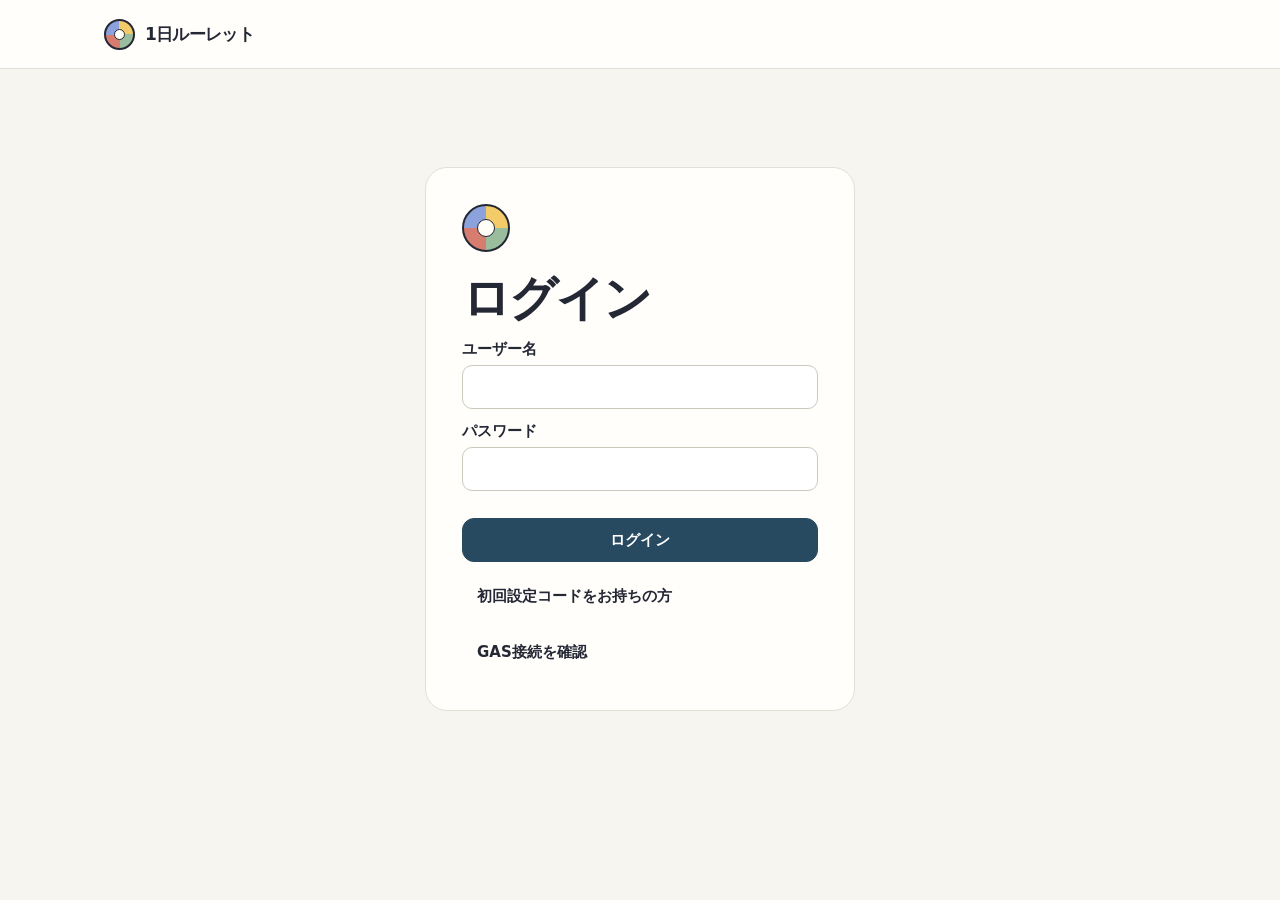
<file: index.html>
<!doctype html>
<html lang="ja">
<head>
  <meta charset="utf-8">
  <meta name="viewport" content="width=device-width, initial-scale=1, viewport-fit=cover">
  <meta name="theme-color" content="#f6f5ef">
  <meta name="referrer" content="no-referrer">
  <meta http-equiv="Content-Security-Policy" content="default-src 'self'; script-src 'self'; style-src 'self' 'unsafe-inline'; img-src 'self' data: blob:; media-src 'self' blob:; connect-src 'self' https://script.google.com https://*.googleusercontent.com; object-src 'none'; base-uri 'none'; form-action 'none'">
  <title>1日ルーレット</title>
  <link rel="stylesheet" href="./style.css?v=20261121-supplement1">
  <script src="./config.js" defer></script>
  <script type="module" src="./app.js?v=20261121-text-clean1"></script>
</head>
<body>
  <header class="site-header">
    <div class="topbar">
      <button id="brand" type="button" class="brand"><span class="brand-wheel" aria-hidden="true"></span><span>1日ルーレット</span></button>
      <div id="top-actions" class="top-actions"></div>
    </div>
  </header>
  <main id="main" aria-busy="true"><div class="panel loading">接続を確認しています…</div></main>
  <div id="notice" role="status" aria-live="polite"></div>
  <dialog id="modal" aria-labelledby="modal-title"><div id="modal-body"></div></dialog>
  <dialog id="winner-dialog" aria-labelledby="winner-heading" aria-modal="true"><div id="winner-dialog-content"></div></dialog>
</body>
</html>
</file>
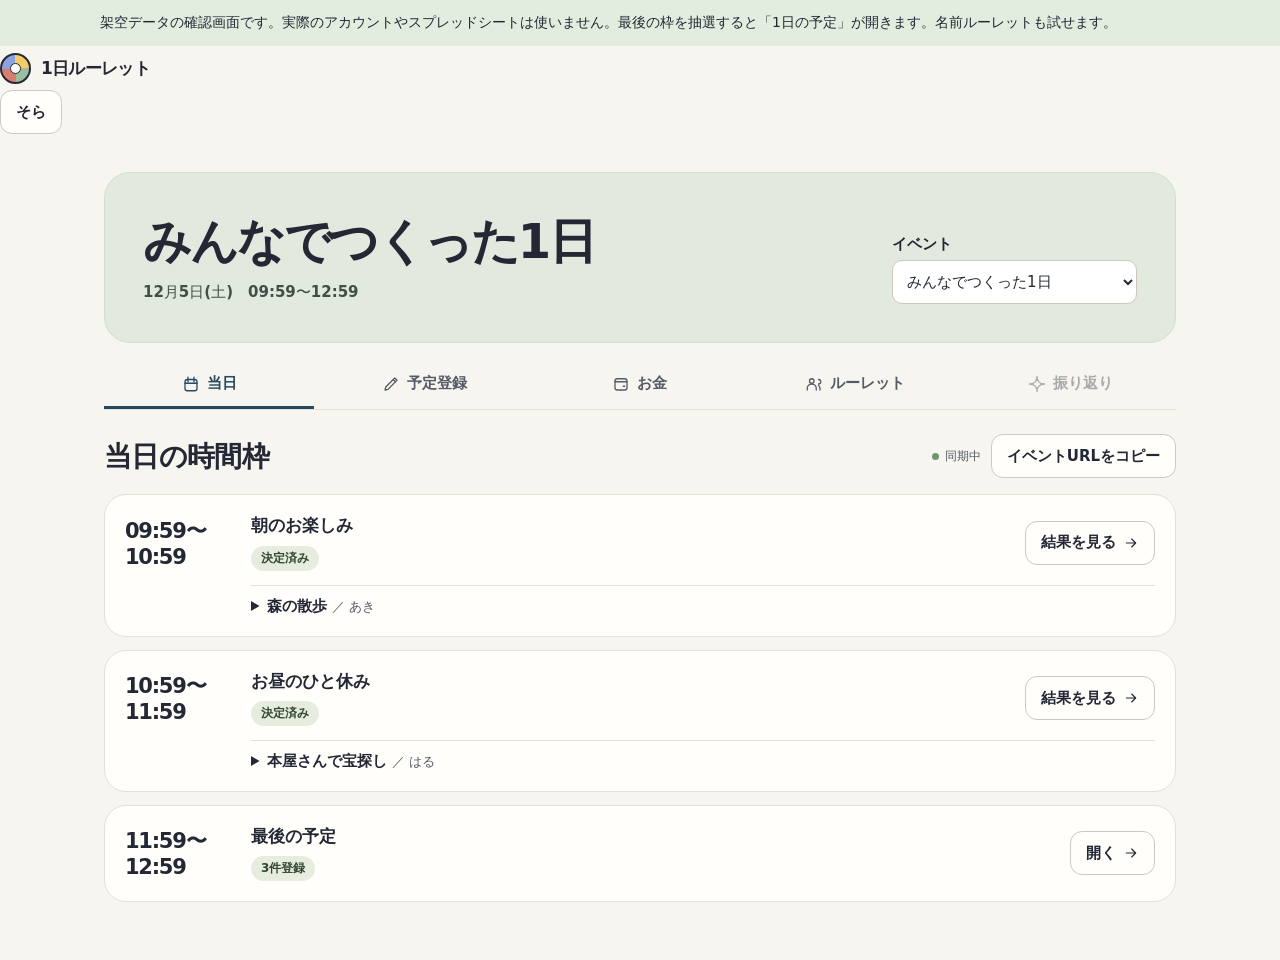
<file: checks/finale.html>
<!doctype html><html lang="ja"><meta charset="utf-8"><meta name="viewport" content="width=device-width,initial-scale=1">
<title>1日の一覧と名前ルーレットの確認</title><link rel="stylesheet" href="../style.css?v=20261120-finale1">
<style>.demo-banner{padding:14px max(16px,calc((100% - 1080px)/2));background:#e3eddf;font-size:14px}</style>
<div class="demo-banner">架空データの確認画面です。実際のアカウントやスプレッドシートは使いません。最後の枠を抽選すると「1日の予定」が開きます。名前ルーレットも試せます。</div>
<header><button class="brand" id="brand"><span class="brand-wheel"></span>1日ルーレット</button><div id="top-actions"></div></header>
<main id="main"></main><dialog id="modal"><div id="modal-body"></div></dialog><div id="notice" role="status" aria-live="polite"></div>
<script>
const members=[{id:'demo_a',name:'あき'},{id:'demo_b',name:'はる'},{id:'demo_c',name:'そら'}];
const base=Date.now()-3*3600000,event={id:'finale_demo',title:'みんなでつくった1日',start:base,end:base+3*3600000,date:'2026-11-20'};
const slots=['朝のお楽しみ','お昼のひと休み','最後の予定'].map((title,i)=>({id:'demo_slot_'+i,title,start:base+i*3600000,end:base+(i+1)*3600000}));
const titles=[['森の散歩','湖畔のカフェ','美術館めぐり'],['手作りピザ','本屋さんで宝探し','公園でピクニック'],['夕焼けの展望台','夜景の見えるカフェ','星空さんぽ']];
const plans=slots.flatMap((slot,i)=>members.map((member,j)=>({id:slot.id+':'+member.id,slotId:slot.id,userId:member.id,title:titles[i][j],rich:'<p>'+member.name+'が考えた、'+titles[i][j]+'の時間です。</p>',locations:['〇駅の東口'],links:[],image:'',revision:1})));
let finalSpin=null;const oldSpins=slots.slice(0,2).map((slot,i)=>({id:'past_'+i,winnerId:members[i].id,candidates:members.map((m,j)=>({userId:m.id,name:m.name,title:titles[i][j]})),number:1,startAt:base,duration:7500,turns:8,angle:((1-(i+.5)/3)%1+1)%1}));
const finished=()=>!!finalSpin && Date.now()>=finalSpin.startAt+finalSpin.duration;
function state(){return {stamp:'demo_'+(finalSpin?.id || '')+'_'+finished(),event,members,meeting:null,overview:{available:finished(),finalDrawId:finalSpin?.id || '',readyAt:finalSpin?finalSpin.startAt+7500:0},summary:{total:0,balances:[],transfers:[]},expenses:[],slots:slots.map((slot,i)=>{
 const people=members.map(m=>({userId:m.id,name:m.name,openedAt:base,proposal:plans.find(p=>p.slotId===slot.id && p.userId===m.id)})),spin=i===2?finalSpin:oldSpins[i];
 return {...slot,open:true,openAt:slot.start,editable:true,meetingFirst:false,mine:people[2].proposal,people,registration:3,spin,winner:spin?{name:members.find(m=>m.id===spin.winnerId).name,...people.find(p=>p.userId===spin.winnerId).proposal}:null};
})};}
function route(action,p){
 if(action==='home')return {user:{id:'demo_c',name:'そら',role:'member',username:'demo'},events:[event]};
 if(action==='event.get') {const value=state();return value.stamp===p.stamp?{stamp:value.stamp,unchanged:true}:value;}
 if(action==='ping')return {ready:true,version:6};
 if(action==='draw.spin'){const people=state().slots[2].people;finalSpin={id:'final_'+Date.now(),winnerId:'demo_b',candidates:people.map(p=>({userId:p.userId,name:p.name,title:p.proposal.title})),number:1,startAt:Date.now()+350,duration:7500,turns:8,angle:.5};return {...finalSpin,people};}
 if(action==='day.overview'){
  if(!finished()){const error=new Error('まだ最後の抽選が終わっていません。');error.code='DAY_NOT_FINISHED';throw error;}
  return {event,members,available:true,finalDrawId:finalSpin.id,slots:state().slots.map(s=>({...s,selected:s.winner})),plans:members.map(m=>({...m,proposals:slots.map(s=>({slotId:s.id,proposal:plans.find(p=>p.slotId===s.id && p.userId===m.id)}))}))};
 }
 if(action==='draw.history')return [];
 throw new Error('このデモでは使わない操作です。');
}
window.google={script:{run:{withSuccessHandler(fn){this.ok=fn;return this;},withFailureHandler(fn){this.fail=fn;return this;},rpc(request){const done=this.ok;setTimeout(()=>{try{done({ok:true,data:route(request.action,request.payload),serverTime:Date.now()});}catch(error){done({ok:false,code:error.code || 'DEMO_ERROR',message:error.message,serverTime:Date.now()});}},150);}}}};
sessionStorage.setItem('roulette.session:'+location.pathname,'fictional-demo-session');
</script><script type="module" src="../app.js?v=20261120-finale1"></script></html>
</file>
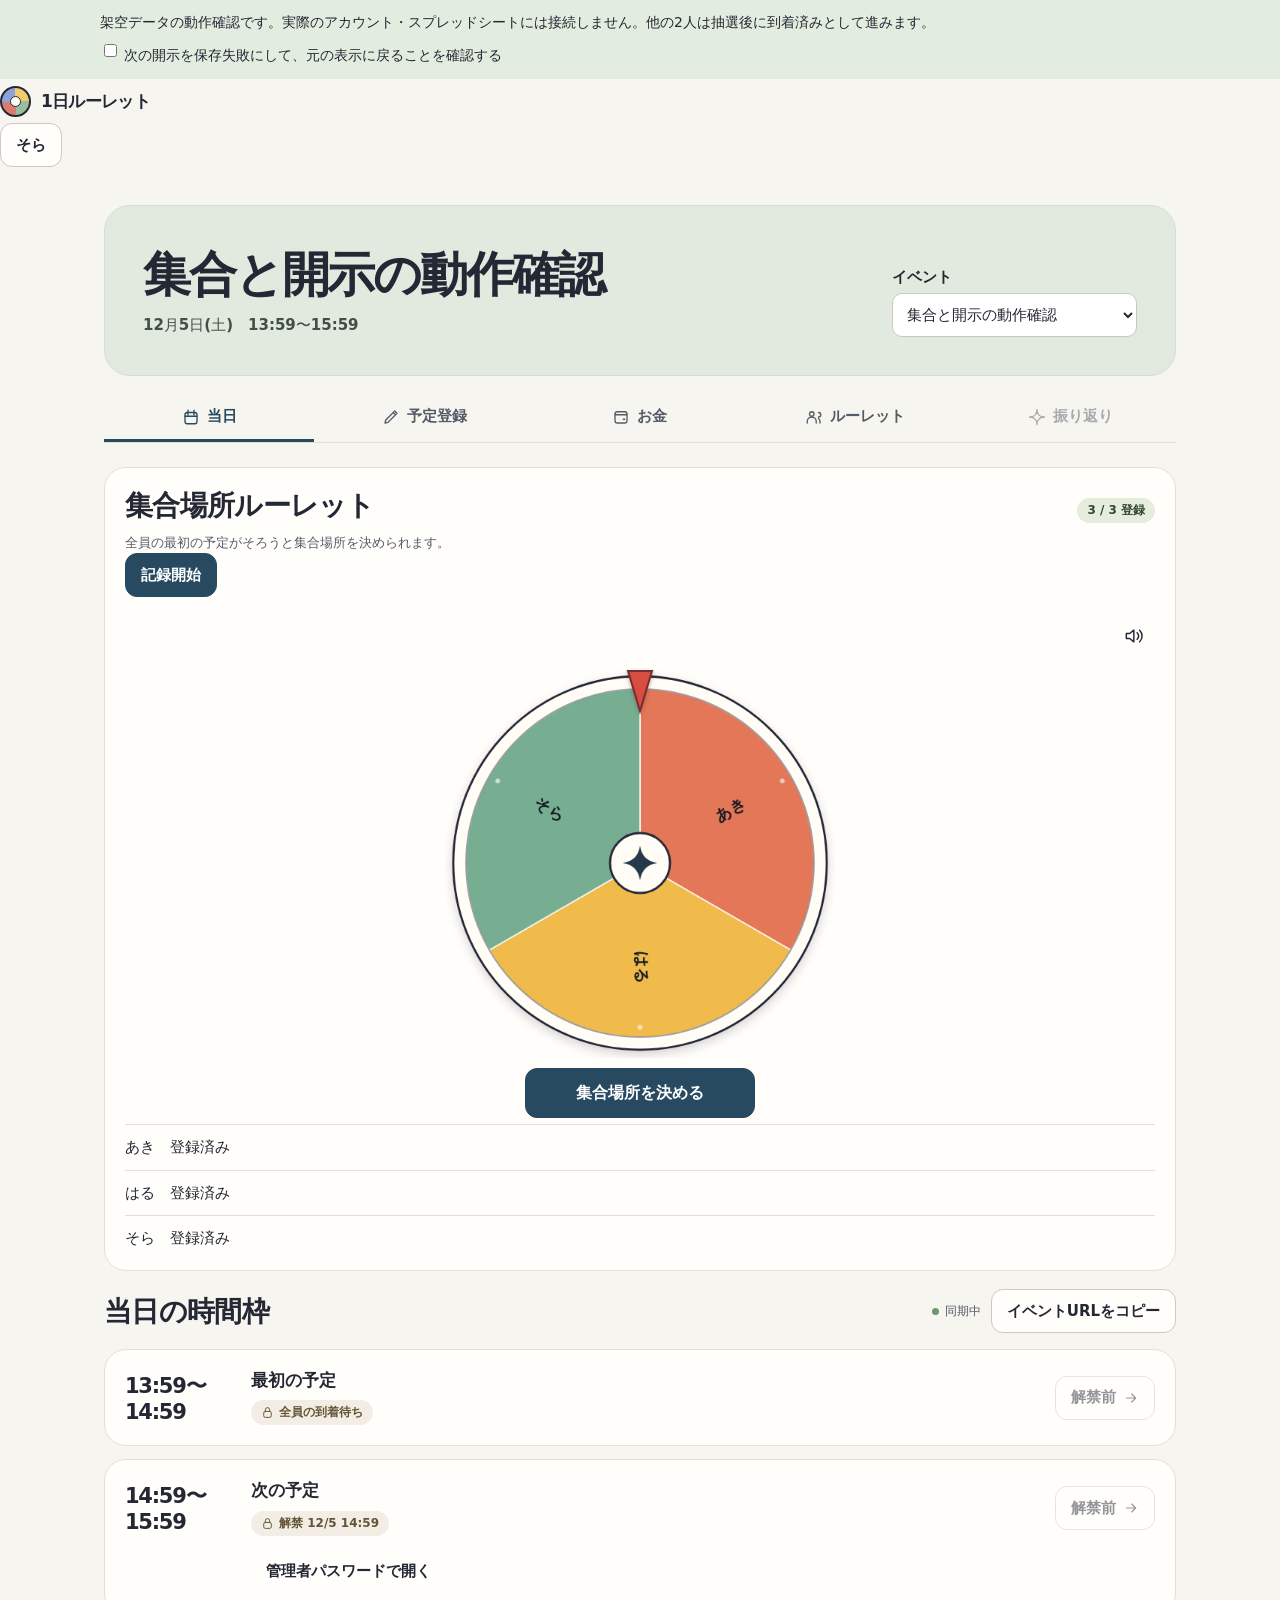
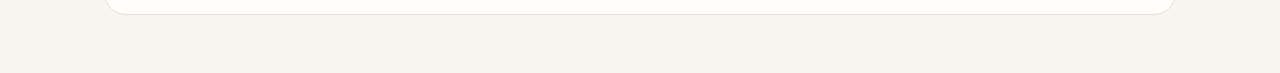
<file: checks/meeting.html>
<!doctype html><html lang="ja"><meta charset="utf-8"><meta name="viewport" content="width=device-width,initial-scale=1">
<title>集合場所と開示の動作確認</title><link rel="stylesheet" href="../style.css?v=20261120-finale1">
<style>.demo-banner{padding:14px max(16px,calc((100% - 1080px)/2));background:#e3eddf;font-size:14px}.demo-banner label{display:block;margin-top:6px}.demo-banner input{width:auto}</style>
<div class="demo-banner">架空データの動作確認です。実際のアカウント・スプレッドシートには接続しません。他の2人は抽選後に到着済みとして進みます。
<label><input type="checkbox" id="fail-next"> 次の開示を保存失敗にして、元の表示に戻ることを確認する</label></div>
<header><button class="brand" id="brand"><span class="brand-wheel"></span>1日ルーレット</button><div id="top-actions"></div></header>
<main id="main"></main><dialog id="modal"><div id="modal-body"></div></dialog><div id="notice" role="status" aria-live="polite"></div>
<script>
const people=[{id:'demo_a',name:'あき'},{id:'demo_b',name:'はる'},{id:'demo_c',name:'そら'}];
const plans=people.map((p,i)=>({id:'first:'+p.id,userId:p.id,title:['森の散歩','湖畔のカフェ','美術館へ行こう'][i],rich:'<p>'+['木漏れ日の中を歩きます。','ゆっくりお茶を楽しみます。','気になる展示を見に行きます。'][i]+'</p>',locations:['〇駅の東口','△駅の改札前','□公園の時計台'][i].split('\n'),links:[],image:'',revision:1}));
const event={id:'demo_event',title:'集合と開示の動作確認',date:'2026-11-20',start:Date.now()+3600000,end:Date.now()+10800000};
let spin=null,arrived=false;const revealed=new Map();
const isDone=()=>spin && Date.now()>=spin.startAt+spin.duration;
function state(){
 const all=!!isDone() && arrived;
 const members=people.map((p,i)=>({...p,registered:true,arrived:!!isDone() && (i<2 || arrived)}));
 const props=all?plans.map(p=>({userId:p.userId,name:people.find(x=>x.id===p.userId).name,openedAt:revealed.get(p.userId) || 0,proposal:revealed.has(p.userId)?p:null})):[];
 const planSpin=all?{...spin,kind:'meeting',winnerId:'demo_b',candidates:plans.map(p=>({userId:p.userId,name:people.find(x=>x.id===p.userId).name,title:revealed.has(p.userId)?p.title:'未開示'}))}:null;
 return {stamp:'demo_'+Date.now(),event,members:people,summary:{total:0,balances:[],transfers:[]},expenses:[],
 meeting:{slotId:'demo_first',ready:true,registered:3,total:3,members,allArrived:all,myArrived:arrived,needsReroll:false,
 place:isDone()?'△駅の改札前':'',selectedUserId:all?'demo_b':'',spin,candidates:plans.map((p,i)=>({userId:'choice_'+i,name:'集合場所 '+(i+1),title:p.locations[0]}))},
 slots:[{id:'demo_first',title:'最初の予定',start:event.start,end:event.start+3600000,open:all,openAt:event.start,firstSlot:true,meetingFirst:true,meetingRoundId:spin?.id || '',editable:true,mine:plans[2],people:props,contentVersion:'demo-content',registration:all?3:null,spin:planSpin,winner:all && revealed.has('demo_b')?{name:'はる',...plans[1]}:null},
 {id:'demo_second',title:'次の予定',start:event.start+3600000,end:event.end,open:false,openAt:event.start+3600000,editable:true,mine:null,people:[],registration:null,spin:null,winner:null}]};
}
function route(action,p){
 if(action==='home')return {user:{id:'demo_c',name:'そら',role:'member',username:'demo'},events:[event]};
 if(action==='ping')return {ready:true,version:5};
 if(action==='event.get')return state();
 if(action==='meeting.spin') {spin={id:'demo_spin_'+Date.now(),kind:'meeting',winnerId:'choice_1',number:1,createdAt:Date.now(),startAt:Date.now()+350,duration:7500,turns:8,angle:.5,candidates:plans.map((p,i)=>({userId:'choice_'+i,name:'集合場所 '+(i+1),title:p.locations[0]}))};arrived=false;revealed.clear();return state();}
 if(action==='meeting.arrive'){arrived=true;return state();}
 if(action==='room.prepare')return {eventId:event.id,slotId:'demo_first',contentVersion:'demo-content',lastSpinId:spin.id,proposals:plans,initialDraw:null};
 if(action==='reveal.open'){
   if(document.getElementById('fail-next').checked){document.getElementById('fail-next').checked=false;const e=new Error('保存失敗のデモです。表示を元に戻しました。');e.code='DEMO_ERROR';throw e;}
   revealed.set(p.userId,Date.now());const proposal=plans.find(x=>x.userId===p.userId);
   return {openedAt:revealed.get(p.userId),proposalRevision:proposal.revision,contentVersion:'demo-content',proposal:p.knownRevision===proposal.revision?null:proposal};
 }
 if(action==='proposal.save'){Object.assign(plans[2],p,{revision:plans[2].revision+1});return plans[2];}
 if(action==='draw.history')return [];
 throw new Error('このデモでは使わない操作です。');
}
window.google={script:{run:{withSuccessHandler(fn){this.ok=fn;return this;},withFailureHandler(fn){this.fail=fn;return this;},rpc(request){const done=this.ok;setTimeout(()=>{try{done({ok:true,data:route(request.action,request.payload),serverTime:Date.now()});}catch(e){done({ok:false,code:e.code || 'DEMO_ERROR',message:e.message,serverTime:Date.now()});}},request.action==='reveal.open'?1800:200);}}}};
sessionStorage.setItem('roulette.session:'+location.pathname,'fictional-demo-session');
</script><script type="module" src="../app.js?v=20261120-finale1"></script></html>
</file>
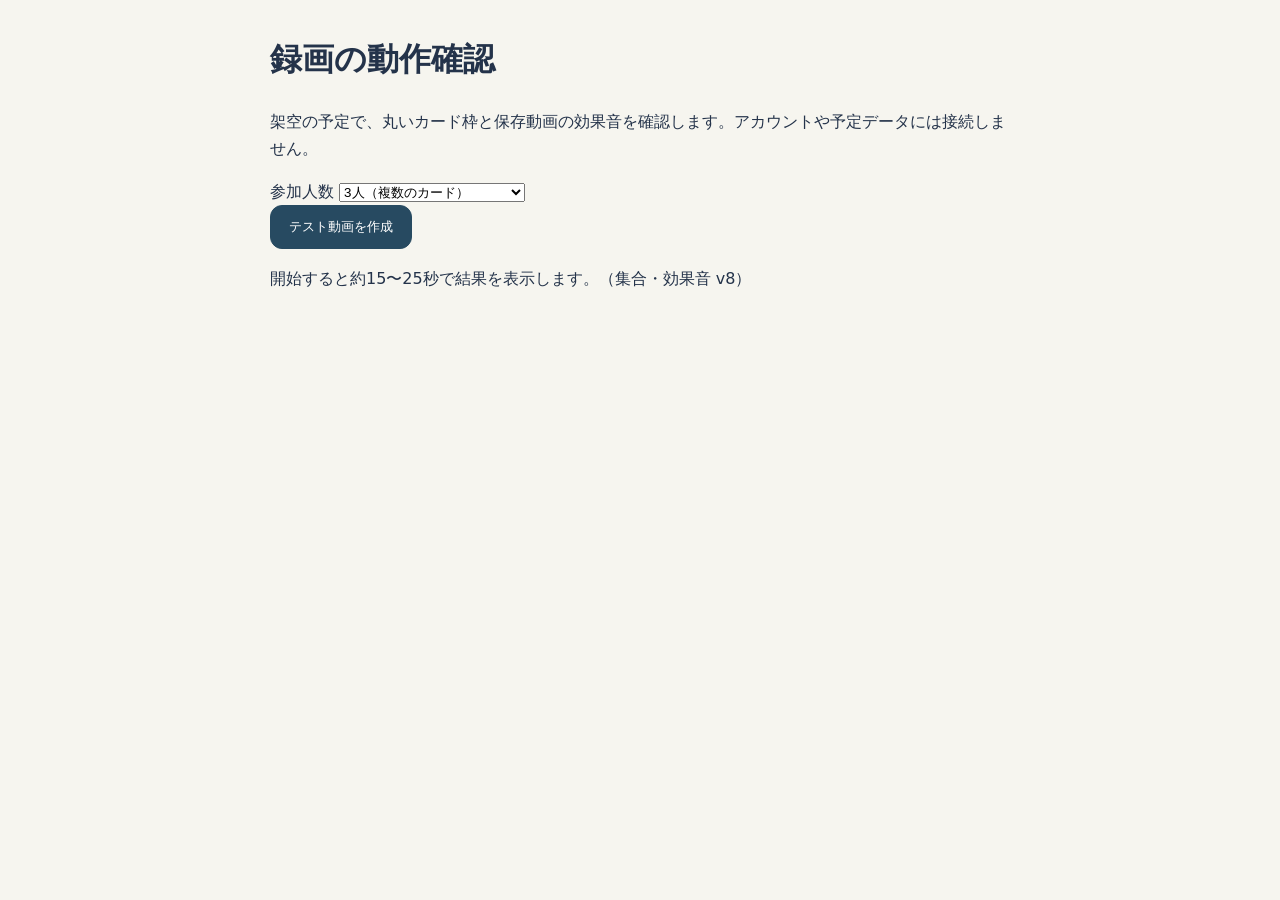
<file: checks/recording.html>
<!doctype html>
<html lang="ja"><meta charset="utf-8"><meta name="viewport" content="width=device-width,initial-scale=1">
<title>録画の動作確認</title>
<style>[hidden]{display:none!important}body{font:16px/1.7 system-ui,sans-serif;max-width:740px;margin:32px auto;padding:0 20px;color:#24334a;background:#f6f5ef}button,a{display:inline-block;padding:12px 18px;border:1px solid #274a61;border-radius:12px;background:#274a61;color:white}video{width:100%;max-height:65vh;display:block;margin-top:20px}#status{white-space:pre-wrap}small{display:block;margin:15px 0}</style>
<h1>録画の動作確認</h1><p>架空の予定で、丸いカード枠と保存動画の効果音を確認します。アカウントや予定データには接続しません。</p>
<label>参加人数 <select id="people"><option value="1">1人（短いタイトルと説明）</option><option value="3" selected>3人（複数のカード）</option></select></label><br>
<button id="run">テスト動画を作成</button><p id="status" role="status">開始すると約15〜25秒で結果を表示します。（集合・効果音 v8）</p><video id="clip" controls playsinline hidden></video><a id="download" hidden>テスト動画を保存</a>
<script type="module">
import {startRecording} from '../recording.js?v=20261120-finale1';
import {soundOn,toggleSound} from '../wheel.js?v=20261120-finale1';
const button=document.getElementById('run'),status=document.getElementById('status'),clip=document.getElementById('clip');
button.onclick=async()=>{
  const count=Number(document.getElementById('people').value);
  const sample=count===1?[['a','Aki','朝']]:[['a','Aki','湖畔を散歩'],['b','Haru','カフェでひと休み'],['c','Sora','紅葉を見に行こう']];
  const spinAt=1000+(count-1)*3000+3500,resultAt=spinAt+2500;
  button.disabled=true;status.textContent='記録中：'+count+'人の開示→ルーレット→決定を保存します。';
  const wasOn=soundOn();if(!wasOn) toggleSound();
  let epoch,base;
  const read=()=>{
    const elapsed=epoch===undefined?-10000:performance.now()-epoch;
    const people=sample.map(([userId,name,title],i)=>({userId,name,openedAt:(base || 0)+1000+i*3000,
      proposal:elapsed>=1000+i*3000?{userId,title,rich:count===1?'<p>散歩</p>':'<p>'+name+'さんの予定です。</p>',locations:[],links:[]}:null}));
    const spin=elapsed>=spinAt?{id:'sample-spin',startAt:base+spinAt,duration:2500,turns:3,angle:.5,winnerId:count===1?'a':'b',candidates:sample.map(([userId,name,title])=>({userId,name,title}))}:null;
    return {eventTitle:'録画テスト',slotTitle:count+'人の開示と抽選',people,focusId:elapsed>=7000?'c':elapsed>=4000?'b':'a',spin,
      spinning:!!spin && elapsed<resultAt,winner:elapsed>=resultAt?people[count===1?0:1]:null,serverNow:Date.now(),
      revealProgress:Object.fromEntries(people.map((person,i)=>[person.userId,Math.max(0,Math.min(1,(elapsed-1000-i*3000)/2400))]))};
  };
  try {
    await startRecording({read,onReady:async({blob,extension,reason,diagnostics})=>{
      if(!wasOn) toggleSound();
      const url=URL.createObjectURL(blob);clip.src=url;clip.hidden=false;
      const download=document.getElementById('download');download.href=url;download.download='recording-check.'+extension;download.hidden=false;
      try {
        await new Promise((resolve,reject)=>{clip.onloadedmetadata=resolve;clip.onerror=reject;});
        if(!Number.isFinite(clip.duration) || clip.duration<resultAt/1000+3) throw new Error('再生時間が短すぎます：'+clip.duration+'秒 / '+reason+' / '+JSON.stringify(diagnostics));
        const canvas=document.createElement('canvas');canvas.width=720;canvas.height=1280;const g=canvas.getContext('2d');
        const checks=[];
        const times=count===1?[.2,2,4,6,8]:[.2,2,5,8,12,14];
        for(const time of times) {
          await new Promise((resolve,reject)=>{clip.onseeked=resolve;clip.onerror=reject;clip.currentTime=time;});
          g.drawImage(clip,0,0,720,1280);
          let cards=0;
          const positions=count===1?[[130,208]]:[[130,208],[450,208],[130,352]];
          for(const [x,y] of positions) {
            const pixels=g.getImageData(x,y+(time>=resultAt/1000+.5?198:0),160,26).data;let ink=0;
            for(let i=0;i<pixels.length;i+=4) if(pixels[i]+pixels[i+1]+pixels[i+2]<400) ink++;
            if(ink>15) cards++;
          }
          checks.push(cards);
        }
        let audioResult='音声の計測は未実行';
        try {
          const audio=new AudioContext();const decoded=await audio.decodeAudioData(await blob.arrayBuffer());const samples=decoded.getChannelData(0),rate=decoded.sampleRate;
          const offsets=[];
          for(const [index,expected] of (count===1?[1]:[1,4,7]).entries()) {
            const [x,y]=[[130,242],[450,242],[130,386]][index];
            const seek=async time=>{await new Promise((resolve,reject)=>{clip.onseeked=resolve;clip.onerror=reject;clip.currentTime=time;});g.drawImage(clip,0,0,720,1280);};
            const ink=()=>{const pixels=g.getImageData(x,y,200,24).data;let count=0;for(let i=0;i<pixels.length;i+=4) if(pixels[i]+pixels[i+1]+pixels[i+2]<480) count++;return count;};
            await seek(.2);const before=ink();let visible=null;
            for(let t=expected-.25;t<expected+1.2;t+=.05) {await seek(t);if(ink()<before*.4){visible=t;break;}}
            if(visible===null) throw new Error('映像の開示開始を検出できませんでした。');
            let found=null;
            for(let t=visible-.4;t<visible+.4;t+=.01) {
              let energy=0;const start=Math.floor(t*rate),length=Math.floor(rate*.01);
              for(let i=0;i<length;i++) energy+=(samples[start+i] || 0)**2;
              if(Math.sqrt(energy/length)>.007) {found=t;break;}
            }
            offsets.push(found===null?null:Math.round((found-visible)*1000));
          }
          await audio.close();audioResult='音声検証 合格：映像に対する開示音のずれ(ms) '+offsets.map(offset=>offset===null?'未検出':offset).join(', ');
          if(offsets.some(offset=>offset===null || Math.abs(offset)>150)) throw new Error(audioResult.replace('合格','要確認'));
        } catch(error) {audioResult='音声計測：'+error.message;}
        status.textContent=(checks.every(cards=>cards===count)?'映像検証 合格':'映像検証 要確認')+'：'+times.length+'場面の人数 '+checks.join(', ')+'\n'+audioResult+'\n'+clip.videoWidth+'×'+clip.videoHeight+' / '+blob.type+' / '+blob.size+' bytes';
        clip.currentTime=resultAt/1000+1;
      } catch(error) {status.textContent='保存動画の確認でエラー：'+error.message;}
      button.disabled=false;
    },onError:error=>{status.textContent=error.message;button.disabled=false;},onStop(){}});
    base=Date.now();epoch=performance.now();
  } catch(error) {if(!wasOn && soundOn()) toggleSound();status.textContent=error.message;button.disabled=false;}
};
</script></html>
</file>
<file: style.css>
:root{color-scheme:light;--ink:#242734;--soft:#555b67;--paper:#f6f5ef;--white:#fffefb;--line:#e2e0d7;--blue:#274a61;--green:#e3eddf;--yellow:#f4ca67;--mixed:#f5eedb;--radius:22px;font-family:system-ui,-apple-system,BlinkMacSystemFont,"Noto Sans JP","Meiryo",sans-serif}
.info-help{position:relative;display:inline-flex;vertical-align:middle}.info-mark{border:0;background:transparent;color:var(--blue);padding:2px 7px;font-size:20px;cursor:help}.info-tooltip{position:absolute;left:0;bottom:calc(100% + 8px);width:min(310px,70vw);padding:13px 15px;border:1px solid var(--line);border-radius:13px;background:var(--white);box-shadow:0 6px 22px #24273422;font-size:13px;font-weight:400;line-height:1.7;white-space:pre-line;z-index:8;visibility:hidden;opacity:0;pointer-events:none}.info-help:hover .info-tooltip,.info-help:focus-within .info-tooltip{visibility:visible;opacity:1}.meeting-panel{margin-bottom:18px;background:#f5eedb}.meeting-result{font-size:1.25rem;white-space:pre-wrap;overflow-wrap:anywhere}.arrival-list{list-style:none;padding:0;display:flex;gap:8px;flex-wrap:wrap}.arrival-list li{padding:7px 11px;border-radius:999px;background:#fffefb;border:1px solid var(--line)}.arrival-list .arrived{background:#e3eddf}.meeting-wheel{max-width:390px;margin:10px auto;position:relative}.first-plan-note{border:1px solid var(--line);border-radius:14px;padding:14px;background:#f5eedb}
*{box-sizing:border-box}
body{margin:0;background:var(--paper);color:var(--ink);font-size:15px}
button,input,select,textarea{font:inherit;color:inherit}
button,summary{cursor:pointer}
button:disabled{cursor:default;opacity:.48}
button:focus-visible,a:focus-visible,input:focus-visible,textarea:focus-visible,select:focus-visible,[contenteditable]:focus-visible,summary:focus-visible{outline:3px solid #a36b20;outline-offset:3px}
a{color:#224f70;overflow-wrap:anywhere}
h1,h2,h3,p{margin:0}
h1,h2,h3{line-height:1.25;overflow-wrap:anywhere}
h1{font-size:clamp(28px,5vw,48px);letter-spacing:-.045em}
h2{font-size:clamp(21px,2.8vw,28px);letter-spacing:-.025em}
h3{font-size:17px}
p,li{line-height:1.62}
small,.muted{font-size:13px;color:var(--soft)}
strong{overflow-wrap:anywhere}
.site-header{background:var(--white);border-bottom:1px solid var(--line)}
.topbar{max-width:1120px;margin:auto;min-height:68px;padding:8px 24px;display:flex;align-items:center;justify-content:space-between;gap:12px}
.brand,.quiet,.icon-btn{background:transparent;border:0}
.brand{display:flex;align-items:center;gap:10px;font-size:17px;font-weight:850;letter-spacing:-.04em;padding:0;min-height:44px}
.brand-wheel{width:31px;height:31px;flex:none;border-radius:50%;border:2px solid var(--ink);background:conic-gradient(#f3cb68 0 25%,#9abd9e 0 50%,#d77d70 0 75%,#8ca2dc 0);position:relative}
.brand-wheel:after{content:"";position:absolute;inset:8px;background:#fffef6;border:1px solid var(--ink);border-radius:50%}
.top-actions{display:flex;align-items:center;gap:9px;min-width:0}
.top-actions button{max-width:148px;overflow:hidden;text-overflow:ellipsis;white-space:nowrap}
#main{max-width:1120px;margin:auto;padding:26px 24px 58px}
.hero{position:relative;display:flex;flex-wrap:wrap;gap:16px;align-items:end;justify-content:space-between;background:#e2e9de;border:1px solid #d3dfd1;padding:clamp(20px,4vw,38px);border-radius:26px;margin:12px 0 18px}
.hero p{margin-top:9px;color:#414f46;font-weight:550}
.hero-select{width:min(100%,245px);min-width:170px}
.nav{display:grid;grid-template-columns:repeat(5,minmax(0,1fr));gap:5px;border-bottom:1px solid var(--line);margin-bottom:24px}
.nav--admin{grid-template-columns:repeat(6,minmax(0,1fr))}
.nav button{display:flex;align-items:center;justify-content:center;gap:7px;min-width:0;min-height:48px;padding:9px 6px;border:0;border-bottom:3px solid transparent;background:transparent;font-weight:720;color:var(--soft)}
.nav button[aria-current="page"]{color:var(--blue);border-color:var(--blue)}
.nav button:hover,.quiet:hover,.icon-btn:hover{background:#eae9e0}
.section-head,.spread{display:flex;flex-wrap:wrap;align-items:center;justify-content:space-between;gap:10px}
.section-head{margin:4px 0 16px}
.stack{display:grid;gap:13px}
.two-col{display:grid;grid-template-columns:minmax(0,1fr) minmax(0,1fr);gap:18px;align-items:start}
.panel{background:var(--white);border:1px solid var(--line);border-radius:var(--radius);padding:20px;min-width:0}
.panel h2,.panel h3{margin-bottom:9px}
.loading,.empty{padding:25px;color:var(--soft)}
.slot-card{display:grid;grid-template-columns:112px minmax(0,1fr) auto;align-items:center;gap:14px}
.slot-card .slot-time{font-size:21px;font-weight:850;letter-spacing:-.06em;font-variant-numeric:tabular-nums}
.slot-card p{margin-top:5px}
.slot-winner{grid-column:2/-1;border-top:1px solid var(--line);padding-top:11px}
.winner-tag,.chip{display:inline-flex;align-items:center;gap:5px;width:fit-content;background:#e6eddf;border-radius:999px;padding:4px 10px;font-weight:730;font-size:12px;color:#334734}
.chip.locked{background:#f2eee5;color:#655436}
.primary,.secondary,.danger,.quiet,.icon-btn{min-height:44px;border-radius:12px;padding:9px 15px;font-weight:750}
.primary,.secondary,.danger{display:inline-flex;align-items:center;justify-content:center;gap:7px;text-align:center;text-decoration:none}
.primary{background:var(--blue);color:white;border:1px solid var(--blue)}
.primary:hover:not(:disabled){background:#1b374a}
.secondary{background:#fffefb;border:1px solid #cbc9c0}
.secondary:hover:not(:disabled){background:#f1f0e8}
.danger{color:#9a322a;background:#fff5f0;border:1px solid #e4c7b9}
.icon-btn{padding:0;min-width:44px;display:inline-grid;place-items:center;font-size:23px}
.login{margin:clamp(18px,8vh,80px) auto 0;max-width:430px;padding:clamp(20px,5vw,36px)}
.login h1{margin-bottom:12px}
.login .brand-wheel{display:block;margin-bottom:16px;width:48px;height:48px}
.login .brand-wheel:after{inset:13px}
.login .quiet{margin:12px 0 0}
.sync{font-size:12px;color:var(--soft);display:inline-flex;align-items:center;gap:6px;text-wrap:balance}
.sync:before{content:"";width:7px;height:7px;background:#6c9870;border-radius:50%;flex:none}
.sync.offline:before{background:#c3614d}
.slot-head{margin:14px 0 17px}
.slot-head h1{font-size:clamp(24px,4vw,40px)}
.room-grid{display:grid;grid-template-columns:minmax(0,.95fr) minmax(0,1.1fr);gap:17px;align-items:start}
.room-grid>div{min-width:0}
.room-grid .draw-panel{background:#e9ede3;border-color:#dbe2d8;padding:16px clamp(12px,3vw,29px) 20px}
.wheel-wrap{max-width:422px;margin:8px auto 9px;position:relative;aspect-ratio:1}
canvas{width:100%;height:auto;display:block}
.pointer{width:30px;height:47px;position:absolute;top:0;left:calc(50% - 15px);transform-origin:center 6px;filter:drop-shadow(0 2px 2px #49292255);pointer-events:none}
.draw-actions{display:grid;gap:9px;justify-items:center;text-align:center;margin-top:5px}
.draw-actions .primary{min-width:min(100%,230px);min-height:50px;font-size:16px}
.win-panel{background:#fbefce;border-color:#e7d5ab;margin-bottom:14px}
.win-panel .winner-tag{background:#f2d48a;color:#493c29;margin-bottom:9px}
.people{display:grid;gap:9px;margin:12px 0 0}
.person{border:1px solid var(--line);border-radius:14px;background:#fffdf7;min-width:0;overflow:hidden}
.person summary,.person-button{display:flex;align-items:center;gap:10px;text-align:left;width:100%;padding:10px 12px;border:0;border-radius:13px;background:transparent;min-height:54px}
.person summary:hover,.person-button:hover{background:#f4efe3}
.person strong,.person small{overflow-wrap:anywhere}
.avatar{width:30px;height:30px;display:grid;place-items:center;border-radius:50%;background:#ede2cd;font-weight:800;flex:none}
.person-summary-text{flex:1;min-width:0}
.person-detail{padding:1px 13px 14px}
.person-detail .rich-view{margin:6px 0}
.person-title,.candidate-title{display:inline-block}
.revealing{animation:reveal var(--reveal-duration,2400ms) ease-out both;animation-delay:var(--reveal-delay,0ms)}
@keyframes reveal{from{filter:blur(13px);opacity:.23;transform:translateY(6px)}to{filter:blur(0);opacity:1;transform:none}}
@keyframes reveal-still{from{opacity:0}to{opacity:1}}
@media(prefers-reduced-motion:reduce){.revealing{animation-name:reveal-still;animation-timing-function:steps(1,end)}}
.rich-view{overflow-wrap:anywhere;line-height:1.65}
.rich-view blockquote,.editor blockquote{border-left:3px solid #c7cfb2;padding-left:12px;margin-left:0}
.rich-view ul,.rich-view ol,.editor ul,.editor ol{padding-left:24px}
.rich-view h1,.rich-view h2,.rich-view h3,.rich-view h4{font-size:1.28em;margin:5px 0}
.candidates{display:grid;grid-template-columns:repeat(2,minmax(0,1fr));list-style:none;padding:0;margin:12px 0 0;gap:4px 10px}
.candidates li{display:flex;align-items:baseline;gap:6px;min-width:0;font-size:12px;overflow-wrap:anywhere}
.color-dot{height:8px;width:8px;border-radius:50%;flex:none;border:1px solid #26232130;background:var(--swatch)}
.slot-preview{grid-column:2/-1;justify-self:start}
.preview-banner{background:#fbefce;border:1px solid #e7d5ab;border-radius:12px;padding:12px;margin-bottom:15px}
.recording-bar{display:flex;align-items:center;justify-content:flex-start;margin-bottom:17px}
.recording-bar h2{font-size:18px}.recording-bar p{font-size:13px;margin-bottom:0}
.slot-preview{grid-column:2/-1;justify-self:start}.preview-banner{padding:14px;border-radius:12px;background:#fbefce;margin-bottom:16px}.preview-banner p{margin:6px 0 0}
.recording-bar button{flex:none}.record-dot{display:inline-block;width:10px;height:10px;border-radius:50%;background:#c43e3e;margin-right:8px}
.recording-preview{display:block;width:100%;max-height:60dvh;margin:12px auto 17px;background:#181b26;border-radius:12px}
.button-link{display:inline-flex;align-items:center;justify-content:center;min-height:44px;padding:10px 16px;border-radius:12px;font-weight:700;text-decoration:none}
@media(max-width:560px){.recording-bar{align-items:flex-start;flex-direction:row}.slot-preview{grid-column:1/-1}#top-actions{display:flex;gap:5px;flex-wrap:wrap;justify-content:flex-end}}
#modal{width:min(690px,calc(100% - 24px));max-height:92dvh;border:1px solid var(--line);border-radius:21px;padding:0;background:var(--white);color:var(--ink);box-shadow:0 18px 70px #24273439}
#modal::backdrop{background:#121d2b86}
#modal-body{padding:clamp(15px,5vw,26px)}
.modal-top{display:flex;justify-content:space-between;align-items:center;gap:8px;margin-bottom:14px}
form{display:grid;gap:13px}
.fields{display:grid;gap:6px;min-width:0}
label.fields>span:first-child,.label{font-weight:730}
label:not(.check){overflow-wrap:anywhere}
input:not([type="checkbox"]):not([type="radio"]):not([type="color"]),textarea,select{width:100%;max-width:100%;min-width:0;min-height:44px;border:1px solid #ccc9bc;border-radius:10px;padding:8px 10px;background:#fff}
input[type="checkbox"],input[type="radio"]{accent-color:var(--blue);width:19px;height:19px;flex:none}
input[type="file"]{font-size:13px}
textarea{resize:vertical;min-height:80px}
.check{display:flex;align-items:center;min-height:44px;gap:8px;overflow-wrap:anywhere}
.check-grid{display:grid;grid-template-columns:repeat(auto-fit,minmax(118px,1fr));gap:1px 12px}
.required,.optional{margin-left:6px;font-size:11px;padding:2px 6px;border-radius:5px;font-weight:700;vertical-align:1px}
.required{background:#f8e8df;color:#8c3025}
.optional{background:#eeeee9;color:#5b5d61}
.form-error{min-height:1px;color:#ae3e32;overflow-wrap:anywhere;line-height:1.5}
.field-pair,.seg{display:grid;grid-template-columns:repeat(2,minmax(0,1fr));gap:9px}
.editor-frame{border:1px solid #ccc9bc;border-radius:12px;overflow:hidden}
.toolbar{display:flex;flex-wrap:wrap;align-items:center;gap:2px;background:#efeee6;padding:5px}
.toolbar button,.toolbar select,.toolbar .color-tool{min-width:37px;width:auto;min-height:39px;border:1px solid transparent;border-radius:6px;background:#fffef8;padding:4px 7px;font-size:12px}
.toolbar .color-tool{display:flex;gap:2px;align-items:center}
.toolbar input[type="color"]{width:21px;height:23px;border:0;background:transparent;padding:1px}
.toolbar button:hover{border-color:#a8a799}
.editor{min-height:135px;padding:11px;overflow-wrap:anywhere;background:white}
.photo-control{display:grid;gap:7px}
.photo-preview{max-height:176px;max-width:100%;width:auto;border-radius:10px;justify-self:start}
.photo-full{display:block;max-width:100%;max-height:72dvh;margin:auto;object-fit:contain;border-radius:12px}
.photo-full-link{display:block}
.summary-list{list-style:none;margin:6px 0 0;padding:0}
.summary-list li{display:flex;align-items:center;justify-content:space-between;gap:8px;border-top:1px solid var(--line);padding:10px 0;overflow-wrap:anywhere}
.summary-list li:last-child{padding-bottom:0}
.summary-list strong{flex:none}
.expense-card button{max-width:100%}
.expense-card p{overflow-wrap:anywhere}
.form-box{border:1px solid var(--line);border-radius:12px;padding:12px;min-width:0}
.users-row,.slot-edit{border-top:1px solid var(--line);padding:9px 0;overflow-wrap:anywhere}
.slot-edit{display:grid;gap:7px}
.code{display:block;white-space:normal;overflow-wrap:anywhere;border-radius:8px;background:#efeee8;padding:10px;user-select:all}
#notice{display:none;position:fixed;bottom:max(13px,env(safe-area-inset-bottom));left:50%;transform:translateX(-50%);width:max-content;max-width:calc(100% - 24px);z-index:8;background:#263c47;color:white;border-radius:12px;padding:11px 14px;box-shadow:0 6px 20px #3135412a}
#notice.visible{display:block}
#notice.error{background:#8e3f32}
[hidden]{display:none!important}
@media(max-width:740px){
  .topbar{min-height:58px;padding:6px 14px}
  #main{padding:16px 12px 46px}
  .hero{margin-top:5px}
  .hero-select{width:100%;max-width:none}
  .nav{margin-bottom:16px;gap:0}
  .nav button{flex-direction:column;gap:4px;padding:7px 1px 6px;font-size:clamp(10px,2.75vw,12px);line-height:1.2;white-space:nowrap}
  .nav svg{display:block;width:19px;height:19px;flex:none}
  .two-col,.room-grid{grid-template-columns:minmax(0,1fr);gap:12px}
  .panel{padding:15px}
  .slot-card{grid-template-columns:minmax(0,1fr) auto;gap:6px 10px}
  .slot-card .slot-time{grid-column:1/-1;font-size:18px}
  .slot-winner{grid-column:1/-1}
}
@media(max-width:365px){.nav button{padding:7px 0 5px;gap:3px;font-size:10px}.nav svg{width:18px;height:18px}.top-actions button{max-width:111px}.field-pair{grid-template-columns:minmax(0,1fr)}}
.overview-invite{display:flex;align-items:center;justify-content:space-between;gap:18px;background:#fbefce;margin-bottom:18px}.overview-invite p{margin-bottom:0}.overview-scroll{overflow:auto;padding:0;max-height:78vh}.overview-table{border-collapse:separate;border-spacing:0;width:max-content;min-width:100%;text-align:left}.overview-table th,.overview-table td{padding:18px;border-bottom:1px solid var(--line);border-right:1px solid var(--line);vertical-align:top;width:230px;min-width:210px;max-width:270px;overflow-wrap:anywhere;background:var(--white)}.overview-table thead th{position:sticky;top:0;z-index:2;background:#e3eddf}.overview-table th:first-child{position:sticky;left:0;min-width:120px;width:120px;max-width:150px;z-index:1;background:#f6f5ef}.overview-table thead th:first-child{z-index:3}.overview-table .adopted{background:#fbefce}.overview-excerpt{display:-webkit-box;-webkit-line-clamp:3;-webkit-box-orient:vertical;overflow:hidden;font-size:13px;margin:12px 0}.overview-table details{font-size:13px}.overview-table details summary{cursor:pointer;color:var(--blue)}.name-equal{display:flex;gap:9px;align-items:center;margin:18px 0}.name-equal input,.name-choice input[type=checkbox]{width:auto}.name-choice{display:grid;grid-template-columns:minmax(90px,1fr) 115px 65px;align-items:center;gap:10px;padding:12px 0;border-bottom:1px solid var(--line)}.name-choice label{display:flex;align-items:center;gap:8px}.name-weight input{width:85px;padding:8px}.name-choice output{text-align:right;font-size:13px}.name-choices{margin-top:18px}@media(max-width:560px){.overview-invite{align-items:stretch;flex-direction:column}.overview-table th,.overview-table td{min-width:185px;padding:13px}.overview-table th:first-child{min-width:95px;font-size:12px}.name-choice{grid-template-columns:minmax(80px,1fr) 105px 55px;gap:6px}}

/* Secret missions: private content only inside the opened vault. */
.mission-teaser{display:flex;align-items:center;justify-content:space-between;gap:14px;margin-bottom:18px;background:#fbefce}
.mission-teaser-title{display:flex;align-items:center;gap:12px}
.mission-teaser h2{font-size:20px;margin:0 0 4px}
.mission-teaser p{margin:0}
.mission-locked{display:flex;flex-direction:column;align-items:center;gap:12px;text-align:center;background:#f6f5ef;border-radius:16px;padding:24px 12px}
.mission-hold{touch-action:manipulation;user-select:none;-webkit-user-select:none;min-height:54px}
.mission-private-head{display:flex;justify-content:space-between;align-items:center;gap:12px;margin:0 0 10px}
.mission-options{display:grid;gap:12px}
.mission-option{padding:16px;border:1px solid var(--line);border-radius:14px;background:#fffdf8}
.mission-option h3{font-size:19px;margin-bottom:8px}
.mission-option p{margin-bottom:12px}
.mission-recap{margin-top:20px}
.mission-recap-person{padding:14px 0;border-top:1px solid var(--line)}
.mission-recap-person ol{padding-left:22px;margin:9px 0}
.mission-recap-person li{margin-bottom:8px;overflow-wrap:anywhere}
.mission-done{font-weight:700;color:#285947}
@media(max-width:560px){.mission-teaser{flex-direction:column;align-items:stretch}.mission-teaser button{width:100%}.mission-option button{width:100%}}

/* First-slot editing is locked as soon as the meeting draw begins. */
.plan-locked-note{margin-top:7px!important;line-height:1.5}
.slot-card .chip.locked{display:inline-flex;align-items:center;gap:5px}

/* Multi-round vote UI: free integer 1–10, independent for each time slot */
.round-settings{display:flex;align-items:center;flex-wrap:wrap;gap:9px 12px;padding:12px;margin:12px 0;
  border:1px solid #d8ddcf;background:#f6f7f1;border-radius:13px;min-width:0}
.slot-card>.round-settings{grid-column:1/-1;margin:1px 0 0}
.round-settings-field{display:flex;align-items:center;gap:9px;font-size:14px;font-weight:750}
.round-settings-field input{max-width:77px!important;width:77px!important;min-height:42px!important;text-align:center;
  font-size:18px;font-variant-numeric:tabular-nums;font-weight:800;padding:6px!important}
.round-unit{font-size:13px;color:var(--soft)}
.round-settings>button{min-height:42px}
.round-legacy,.round-help{margin:0!important;flex-basis:100%;font-size:12px;line-height:1.5;color:var(--soft)}
.round-legacy{color:#80552c;font-weight:650}
.round-fixed{font-size:13px;color:#4c5a50;margin:8px 0}
.round-score{border:1px solid #cddbc7;background:#fafcf5;padding:14px;border-radius:13px;margin:13px 0}
.round-score-head{display:flex;justify-content:space-between;align-items:center;gap:9px;flex-wrap:wrap}
.round-score-list{list-style:none;margin:11px 0 0;padding:0;display:grid;gap:7px}
.round-score-list li{display:flex;justify-content:space-between;gap:12px;align-items:center;padding:7px 10px;border-radius:8px;background:#f0f3e9}
.round-score-list strong{font-variant-numeric:tabular-nums}
.round-sudden{font-weight:750;color:#895437;font-size:14px;margin:11px 0 0!important}
@media(max-width:560px){.round-settings{gap:9px}.round-settings>button{flex:1;min-width:110px}
  .round-score-head .chip{font-size:11px}}

/* One-off custom weighted roulette */
.custom-heading{margin-top:34px;padding-top:22px;border-top:2px solid var(--line)}
.custom-heading p{margin:5px 0 0}
.custom-layout{margin-bottom:18px}
.custom-count-label{display:flex;align-items:center;gap:13px;margin:13px 0;font-weight:750}
.custom-count-label input{max-width:85px!important;width:85px!important;text-align:center;font-size:18px;font-weight:800}
.custom-rows{display:grid;gap:0;max-height:560px;overflow:auto;margin:12px 0 4px}
.custom-row{display:grid;grid-template-columns:32px minmax(0,1fr) 110px;gap:9px;align-items:center;
  padding:8px 0;border-bottom:1px solid var(--line)}
.custom-index{font-weight:800;font-variant-numeric:tabular-nums;color:var(--soft);text-align:center}
.custom-row .custom-name input{width:100%}
.custom-chance{display:flex;align-items:center;gap:5px}
.custom-chance input{min-width:0!important;width:76px!important;text-align:right;font-variant-numeric:tabular-nums}
.custom-chance span{font-size:13px;font-weight:800;color:var(--soft)}
.custom-total{display:flex;justify-content:flex-end;gap:9px;font-size:15px;padding:9px 0}
.custom-total strong{font-variant-numeric:tabular-nums}
.custom-spin-btn{display:flex;margin:9px auto 0;min-width:200px}
.visually-hidden{position:absolute!important;width:1px;height:1px;padding:0;margin:-1px;overflow:hidden;clip:rect(0,0,0,0);white-space:nowrap;border:0}

/* Separate top-layer dialog, not part of the recording source canvas. */
#winner-dialog{width:min(510px,calc(100vw - 24px));max-height:90dvh;overflow:hidden;isolation:isolate;
  text-align:center;color:#332923;padding:28px 22px 24px;border:2px solid #e5c77d;border-radius:28px;
  background:radial-gradient(circle at 50% 0,#fff7d8 0,#fffef5 48%,#fffbee 100%);
  box-shadow:0 22px 80px #090e23a8}
#winner-dialog::backdrop{background:#07192ac9;backdrop-filter:blur(5px)}
#winner-dialog[open]{animation:win-arrive .55s cubic-bezier(.2,1.55,.36,1) both}
#winner-dialog-content{position:relative;z-index:2;min-height:235px}
.win-symbol{position:relative;display:grid;place-items:center;width:74px;height:74px;margin:0 auto 14px;border-radius:50%;
  background:#ffdb6c;color:#533c25;box-shadow:0 7px 0 #d6ae49,0 0 0 8px #fff1b9}
.win-heading{position:relative;font-size:15px;letter-spacing:.1em;font-weight:850;margin:18px 0 5px;color:#6c522e}
.win-name{position:relative;font-size:clamp(32px,8.4vw,62px);line-height:1.18;font-weight:900;overflow-wrap:anywhere;
  margin:14px 0;color:#243a41;text-shadow:1px 2px 0 #e6dbbe}
.win-detail{position:relative;font-size:clamp(16px,4vw,22px);font-weight:780;overflow-wrap:anywhere;line-height:1.5;margin:10px 0 22px}
.win-dismiss{position:relative;width:min(100%,280px);margin:18px auto 0}
.win-confetti-area{position:absolute;inset:-26px;pointer-events:none;z-index:-1;overflow:hidden}
.win-confetti{--angle:calc(var(--i)*137deg);position:absolute;left:50%;top:35%;width:9px;height:16px;
  background:hsl(calc(var(--i)*37deg) 76% 63%);border-radius:2px;
  animation:win-confetti 1.65s ease-out calc(var(--delay)*65ms) both}
@keyframes win-arrive{from{opacity:0;transform:translateY(45px) scale(.65)}to{opacity:1;transform:translateY(0) scale(1)}}
@keyframes win-confetti{0%{opacity:0;transform:translate(-50%,-50%) rotate(0) scale(.6)}
  12%{opacity:1}100%{opacity:0;transform:translate(calc(-50% + var(--dx)),calc(-50% + var(--dy))) rotate(770deg)}}
@media(max-width:560px){.custom-row{grid-template-columns:22px minmax(0,1fr) 99px;gap:6px}
  .custom-chance input{width:67px!important}
  #winner-dialog{padding:24px 15px 20px}}
@media(prefers-reduced-motion:reduce){#winner-dialog[open],.win-confetti{animation:none!important}}

/* Supplemental proposal editing after cutoff: core stays readable and immutable. */
.proposal-core-locked{display:grid;gap:10px;padding:16px;border:1px solid #e1d8bd;border-radius:13px;background:#faf7ed}
.proposal-core-locked h3{margin:0;overflow-wrap:anywhere}
.proposal-core-locked .rich-view{max-height:250px;overflow:auto;overflow-wrap:anywhere;padding:10px;background:#fffdf8;border:1px solid #ece8db;border-radius:9px}
.proposal-core-locked .muted{margin:0}
.proposal-supplement-note{background:#eef4ed;border:1px solid #d4e1d2;border-radius:10px;padding:12px 13px;margin-bottom:2px;line-height:1.55}
#edit-proposal input[readonly]{background:#ecebe6;color:#666b67;cursor:not-allowed}
#edit-proposal .label .chip{margin-left:5px}
</file>
